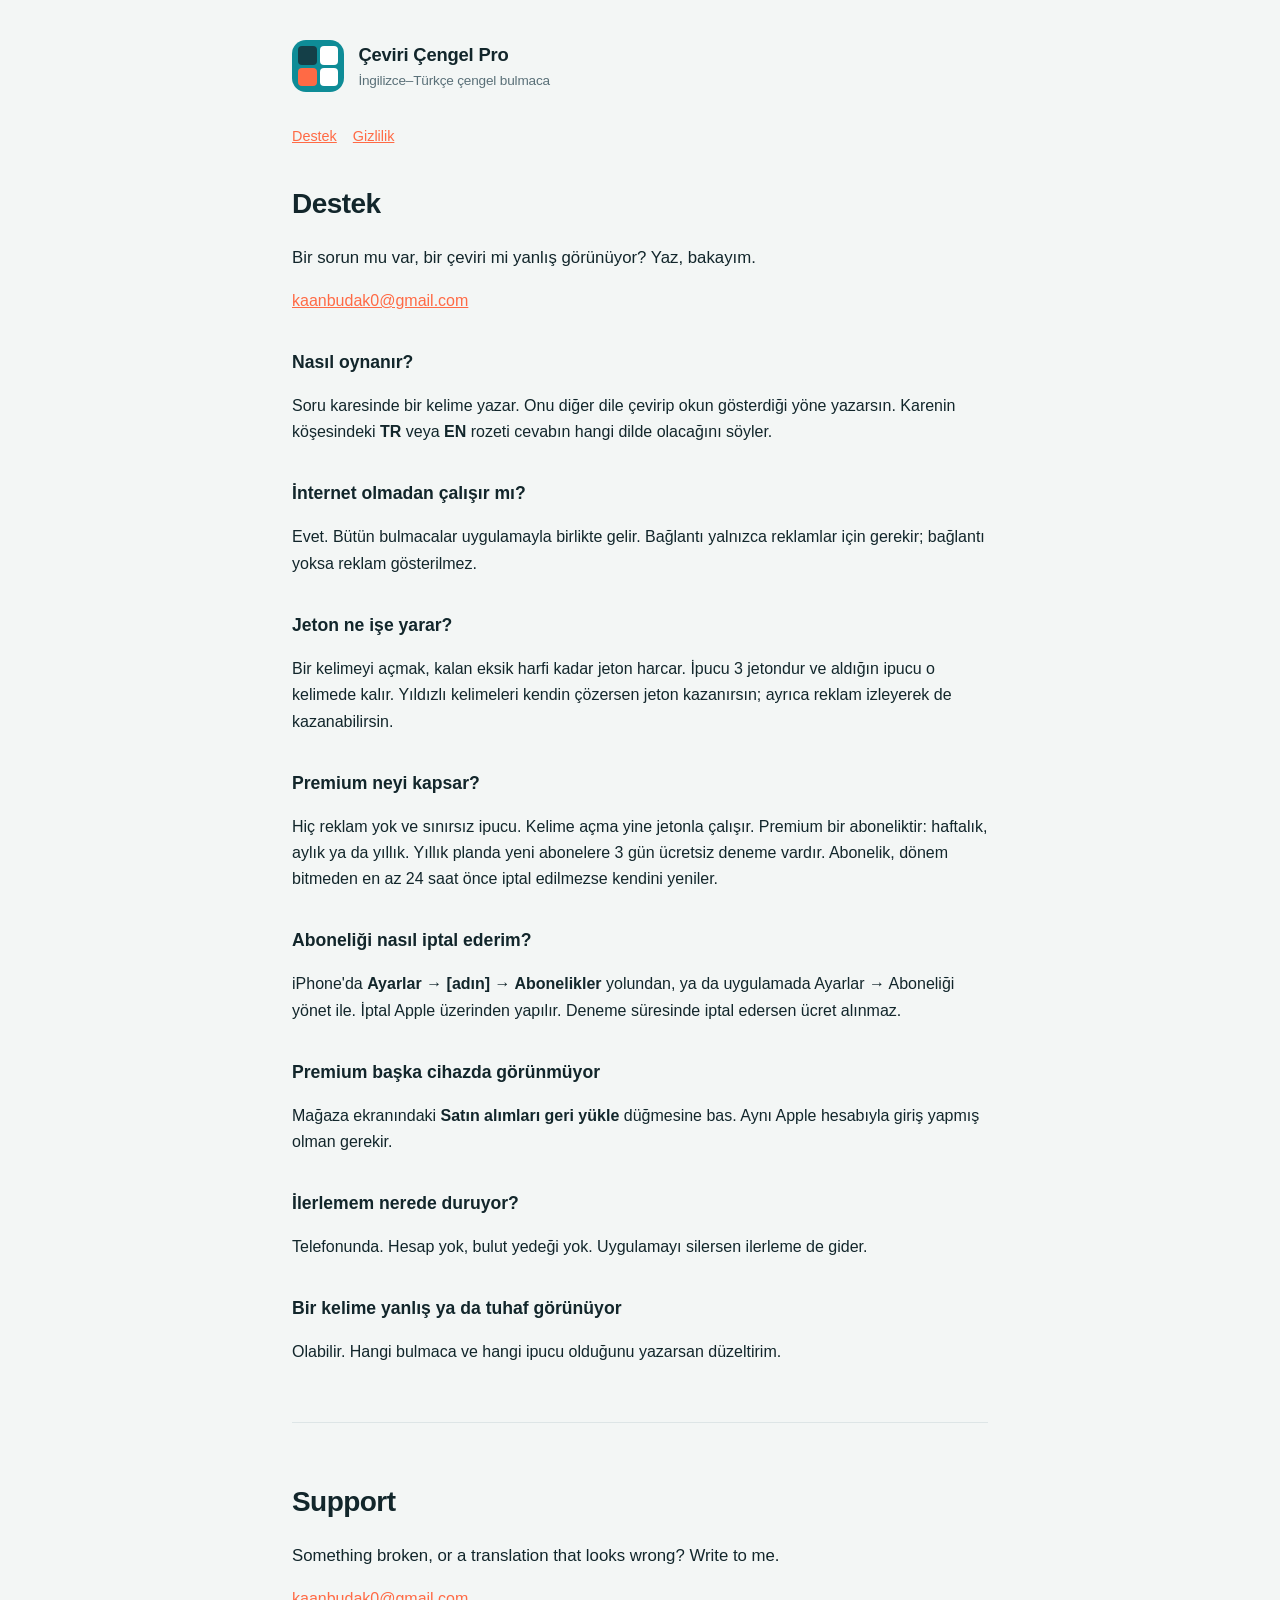
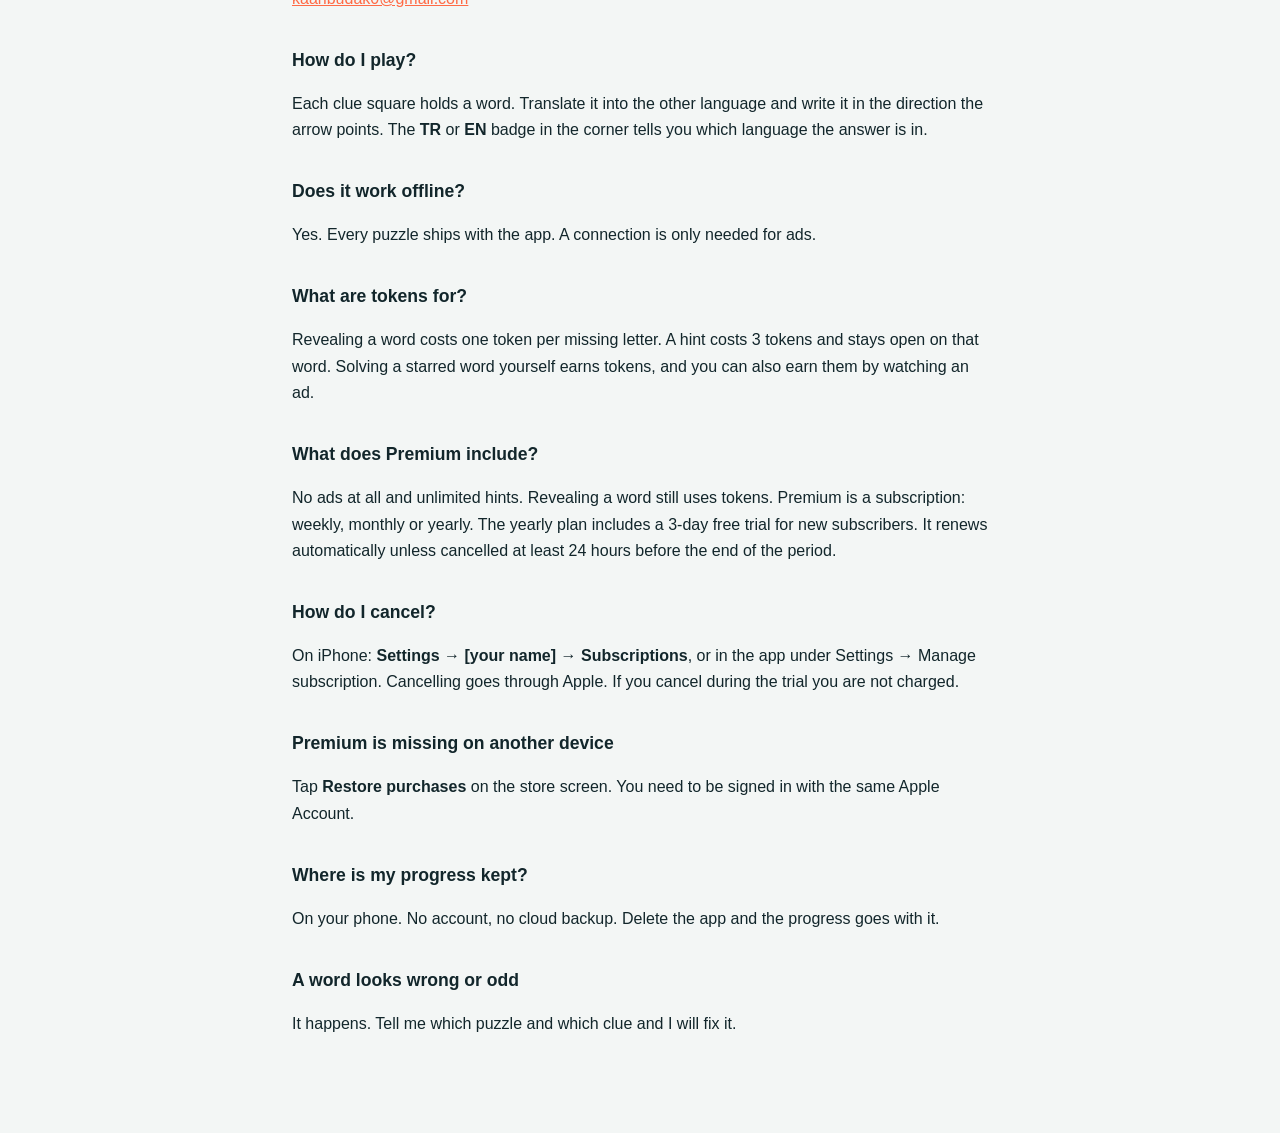
<file: index.html>
<!doctype html>
<html lang="tr">
<head>
<meta charset="utf-8">
<meta name="viewport" content="width=device-width, initial-scale=1">
<title>Çeviri Çengel Pro — Destek</title>
<link rel="stylesheet" href="style.css">
</head>
<body>
<header>
  <span class="mark"><i></i><i></i><i></i><i></i></span>
  <b>Çeviri Çengel Pro<span>İngilizce–Türkçe çengel bulmaca</span></b>
</header>
<nav><a href="index.html">Destek</a><a href="privacy.html">Gizlilik</a></nav>
<h1>Destek</h1>
<p class="lead">Bir sorun mu var, bir çeviri mi yanlış görünüyor? Yaz, bakayım.</p>
<p><a href="mailto:kaanbudak0@gmail.com">kaanbudak0@gmail.com</a></p>

<h2>Nasıl oynanır?</h2>
<p>Soru karesinde bir kelime yazar. Onu diğer dile çevirip okun gösterdiği yöne
yazarsın. Karenin köşesindeki <strong>TR</strong> veya <strong>EN</strong> rozeti
cevabın hangi dilde olacağını söyler.</p>

<h2>İnternet olmadan çalışır mı?</h2>
<p>Evet. Bütün bulmacalar uygulamayla birlikte gelir. Bağlantı yalnızca reklamlar
için gerekir; bağlantı yoksa reklam gösterilmez.</p>

<h2>Jeton ne işe yarar?</h2>
<p>Bir kelimeyi açmak, kalan eksik harfi kadar jeton harcar. İpucu 3 jetondur ve
aldığın ipucu o kelimede kalır. Yıldızlı kelimeleri kendin çözersen jeton
kazanırsın; ayrıca reklam izleyerek de kazanabilirsin.</p>

<h2>Premium neyi kapsar?</h2>
<p>Hiç reklam yok ve sınırsız ipucu. Kelime açma yine jetonla çalışır. Premium bir
aboneliktir: haftalık, aylık ya da yıllık. Yıllık planda yeni abonelere 3 gün
ücretsiz deneme vardır. Abonelik, dönem bitmeden en az 24 saat önce iptal
edilmezse kendini yeniler.</p>

<h2>Aboneliği nasıl iptal ederim?</h2>
<p>iPhone'da <strong>Ayarlar → [adın] → Abonelikler</strong> yolundan, ya da
uygulamada Ayarlar → Aboneliği yönet ile. İptal Apple üzerinden yapılır. Deneme
süresinde iptal edersen ücret alınmaz.</p>

<h2>Premium başka cihazda görünmüyor</h2>
<p>Mağaza ekranındaki <strong>Satın alımları geri yükle</strong> düğmesine bas.
Aynı Apple hesabıyla giriş yapmış olman gerekir.</p>

<h2>İlerlemem nerede duruyor?</h2>
<p>Telefonunda. Hesap yok, bulut yedeği yok. Uygulamayı silersen ilerleme de gider.</p>

<h2>Bir kelime yanlış ya da tuhaf görünüyor</h2>
<p>Olabilir. Hangi bulmaca ve hangi ipucu olduğunu yazarsan düzeltirim.</p>

<hr>

<h1 id="en">Support</h1>
<p class="lead">Something broken, or a translation that looks wrong? Write to me.</p>
<p><a href="mailto:kaanbudak0@gmail.com">kaanbudak0@gmail.com</a></p>

<h2>How do I play?</h2>
<p>Each clue square holds a word. Translate it into the other language and write it
in the direction the arrow points. The <strong>TR</strong> or <strong>EN</strong>
badge in the corner tells you which language the answer is in.</p>

<h2>Does it work offline?</h2>
<p>Yes. Every puzzle ships with the app. A connection is only needed for ads.</p>

<h2>What are tokens for?</h2>
<p>Revealing a word costs one token per missing letter. A hint costs 3 tokens and
stays open on that word. Solving a starred word yourself earns tokens, and you can
also earn them by watching an ad.</p>

<h2>What does Premium include?</h2>
<p>No ads at all and unlimited hints. Revealing a word still uses tokens. Premium
is a subscription: weekly, monthly or yearly. The yearly plan includes a 3-day free
trial for new subscribers. It renews automatically unless cancelled at least 24
hours before the end of the period.</p>

<h2>How do I cancel?</h2>
<p>On iPhone: <strong>Settings → [your name] → Subscriptions</strong>, or in the app
under Settings → Manage subscription. Cancelling goes through Apple. If you cancel
during the trial you are not charged.</p>

<h2>Premium is missing on another device</h2>
<p>Tap <strong>Restore purchases</strong> on the store screen. You need to be signed
in with the same Apple Account.</p>

<h2>Where is my progress kept?</h2>
<p>On your phone. No account, no cloud backup. Delete the app and the progress goes
with it.</p>

<h2>A word looks wrong or odd</h2>
<p>It happens. Tell me which puzzle and which clue and I will fix it.</p>
</body>
</html>
</file>
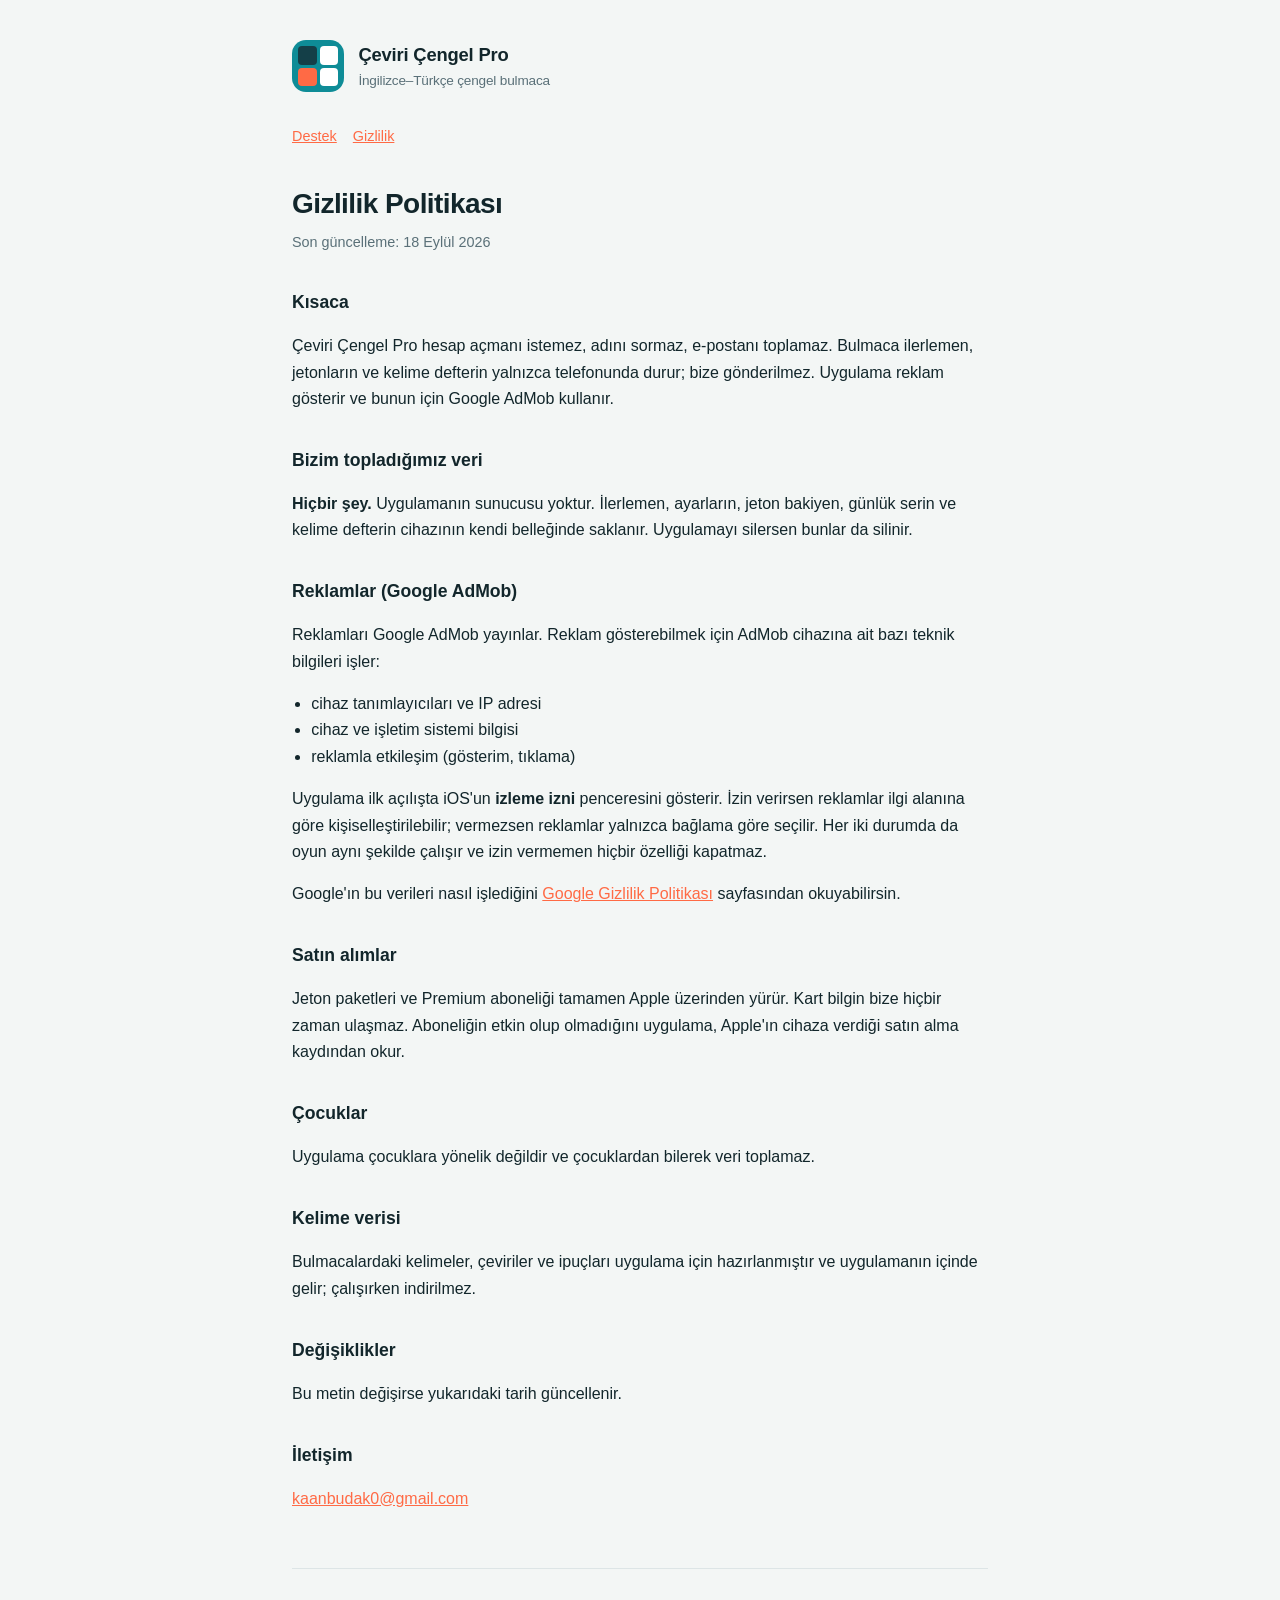
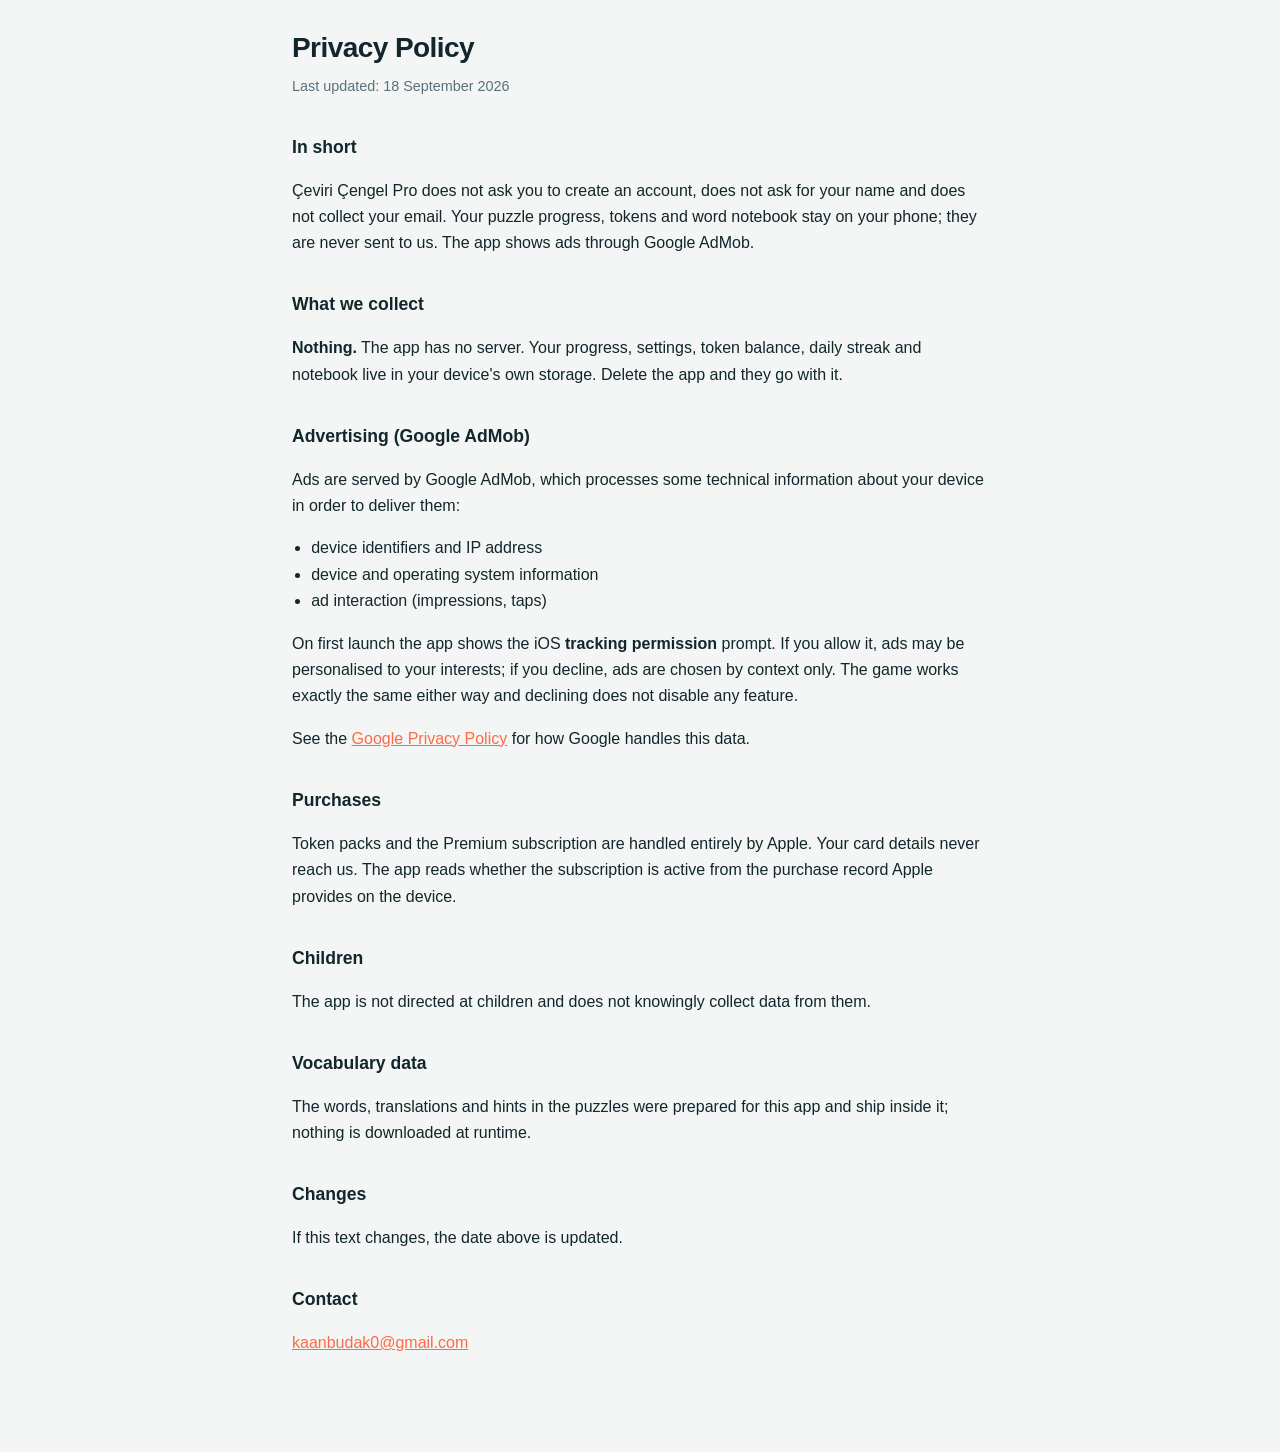
<file: privacy.html>
<!doctype html>
<html lang="tr">
<head>
<meta charset="utf-8">
<meta name="viewport" content="width=device-width, initial-scale=1">
<title>Çeviri Çengel Pro — Gizlilik Politikası</title>
<link rel="stylesheet" href="style.css">
</head>
<body>
<header>
  <span class="mark"><i></i><i></i><i></i><i></i></span>
  <b>Çeviri Çengel Pro<span>İngilizce–Türkçe çengel bulmaca</span></b>
</header>
<nav><a href="index.html">Destek</a><a href="privacy.html">Gizlilik</a></nav>
<h1>Gizlilik Politikası</h1>
<p class="date">Son güncelleme: 18 Eylül 2026</p>

<h2>Kısaca</h2>
<p>Çeviri Çengel Pro hesap açmanı istemez, adını sormaz, e-postanı toplamaz.
Bulmaca ilerlemen, jetonların ve kelime defterin yalnızca telefonunda durur;
bize gönderilmez. Uygulama reklam gösterir ve bunun için Google AdMob kullanır.</p>

<h2>Bizim topladığımız veri</h2>
<p><strong>Hiçbir şey.</strong> Uygulamanın sunucusu yoktur. İlerlemen, ayarların,
jeton bakiyen, günlük serin ve kelime defterin cihazının kendi belleğinde saklanır.
Uygulamayı silersen bunlar da silinir.</p>

<h2>Reklamlar (Google AdMob)</h2>
<p>Reklamları Google AdMob yayınlar. Reklam gösterebilmek için AdMob cihazına ait
bazı teknik bilgileri işler:</p>
<ul>
  <li>cihaz tanımlayıcıları ve IP adresi</li>
  <li>cihaz ve işletim sistemi bilgisi</li>
  <li>reklamla etkileşim (gösterim, tıklama)</li>
</ul>
<p>Uygulama ilk açılışta iOS'un <strong>izleme izni</strong> penceresini gösterir.
İzin verirsen reklamlar ilgi alanına göre kişiselleştirilebilir; vermezsen reklamlar
yalnızca bağlama göre seçilir. Her iki durumda da oyun aynı şekilde çalışır ve izin
vermemen hiçbir özelliği kapatmaz.</p>
<p>Google'ın bu verileri nasıl işlediğini
<a href="https://policies.google.com/privacy">Google Gizlilik Politikası</a>
sayfasından okuyabilirsin.</p>

<h2>Satın alımlar</h2>
<p>Jeton paketleri ve Premium aboneliği tamamen Apple üzerinden yürür. Kart
bilgin bize hiçbir zaman ulaşmaz. Aboneliğin etkin olup olmadığını uygulama,
Apple'ın cihaza verdiği satın alma kaydından okur.</p>

<h2>Çocuklar</h2>
<p>Uygulama çocuklara yönelik değildir ve çocuklardan bilerek veri toplamaz.</p>

<h2>Kelime verisi</h2>
<p>Bulmacalardaki kelimeler, çeviriler ve ipuçları uygulama için hazırlanmıştır ve
uygulamanın içinde gelir; çalışırken indirilmez.</p>

<h2>Değişiklikler</h2>
<p>Bu metin değişirse yukarıdaki tarih güncellenir.</p>

<h2>İletişim</h2>
<p><a href="mailto:kaanbudak0@gmail.com">kaanbudak0@gmail.com</a></p>

<hr>

<h1 id="en">Privacy Policy</h1>
<p class="date">Last updated: 18 September 2026</p>

<h2>In short</h2>
<p>Çeviri Çengel Pro does not ask you to create an account, does not ask for your
name and does not collect your email. Your puzzle progress, tokens and word
notebook stay on your phone; they are never sent to us. The app shows ads through
Google AdMob.</p>

<h2>What we collect</h2>
<p><strong>Nothing.</strong> The app has no server. Your progress, settings, token
balance, daily streak and notebook live in your device's own storage. Delete the
app and they go with it.</p>

<h2>Advertising (Google AdMob)</h2>
<p>Ads are served by Google AdMob, which processes some technical information about
your device in order to deliver them:</p>
<ul>
  <li>device identifiers and IP address</li>
  <li>device and operating system information</li>
  <li>ad interaction (impressions, taps)</li>
</ul>
<p>On first launch the app shows the iOS <strong>tracking permission</strong>
prompt. If you allow it, ads may be personalised to your interests; if you decline,
ads are chosen by context only. The game works exactly the same either way and
declining does not disable any feature.</p>
<p>See the <a href="https://policies.google.com/privacy">Google Privacy Policy</a>
for how Google handles this data.</p>

<h2>Purchases</h2>
<p>Token packs and the Premium subscription are handled entirely by Apple. Your
card details never reach us. The app reads whether the subscription is active from
the purchase record Apple provides on the device.</p>

<h2>Children</h2>
<p>The app is not directed at children and does not knowingly collect data from them.</p>

<h2>Vocabulary data</h2>
<p>The words, translations and hints in the puzzles were prepared for this app and
ship inside it; nothing is downloaded at runtime.</p>

<h2>Changes</h2>
<p>If this text changes, the date above is updated.</p>

<h2>Contact</h2>
<p><a href="mailto:kaanbudak0@gmail.com">kaanbudak0@gmail.com</a></p>
</body>
</html>
</file>
<file: style.css>
:root{color-scheme:light dark;--bg:#F3F6F5;--surface:#fff;--ink:#12262B;--muted:#5A7078;--line:#DDE5E6;--primary:#0E8C97;--accent:#FF6A45}
@media (prefers-color-scheme:dark){:root{--bg:#0F1A1E;--surface:#182930;--ink:#EEF4F5;--muted:#8FA3A9;--line:#2A3C43;--primary:#2FB7C3;--accent:#FF7A58}}
*{box-sizing:border-box}
body{font:16px/1.65 -apple-system,BlinkMacSystemFont,"Segoe UI",Roboto,sans-serif;max-width:46rem;margin:0 auto;padding:2.5rem 1.25rem 5rem;background:var(--bg);color:var(--ink)}
header{display:flex;align-items:center;gap:.9rem;margin-bottom:2rem}
header .mark{width:52px;height:52px;border-radius:14px;background:var(--primary);display:grid;grid-template-columns:1fr 1fr;gap:3px;padding:6px;flex:0 0 auto}
header .mark i{border-radius:4px;background:#fff}
header .mark i:first-child{background:#143F48}
header .mark i:nth-child(3){background:var(--accent)}
header b{font-size:1.15rem;letter-spacing:-.01em}
header span{display:block;font-size:.85rem;color:var(--muted);font-weight:400}
h1{font-size:1.75rem;letter-spacing:-.02em;margin:0 0 .25rem}
h2{font-size:1.1rem;margin:2.1rem 0 .4rem}
.date{color:var(--muted);font-size:.9rem;margin-top:0}
.lead{font-size:1.05rem}
hr{border:0;border-top:1px solid var(--line);margin:3.5rem 0}
a{color:var(--accent)}
ul{padding-left:1.2rem}
nav{margin-bottom:2rem;font-size:.9rem}
nav a{margin-right:1rem}
</file>
